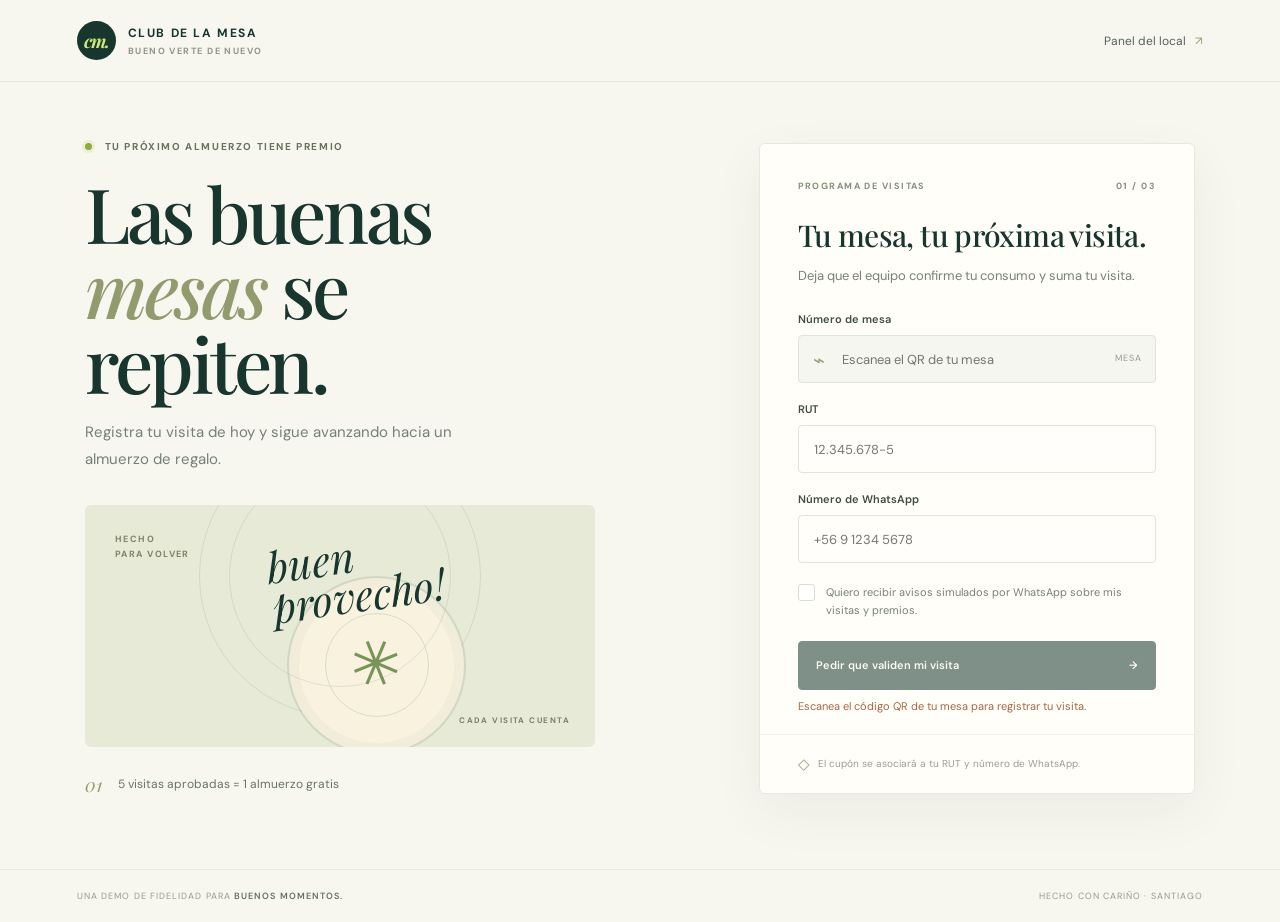
<file: index.html>
<!doctype html>
<html lang="es">
<head>
  <meta charset="utf-8">
  <meta name="viewport" content="width=device-width, initial-scale=1">
  <meta name="theme-color" content="#17372e">
  <title>Club de la Mesa · Cupones</title>
  <link rel="stylesheet" href="./app.css">
  <script src="./customer.js" defer></script>
</head>
<body>
  <header class="topbar">
    <a class="brand" href="./" aria-label="Club de la Mesa, inicio"><span class="brand-mark">cm.</span><span>CLUB DE LA MESA<small>BUENO VERTE DE NUEVO</small></span></a>
    <a class="quiet-link" href="./admin.html">Panel del local <span aria-hidden="true">↗</span></a>
  </header>
  <main class="customer-layout">
    <section class="customer-intro">
      <div class="eyebrow"><span class="live-dot"></span> TU PRÓXIMO ALMUERZO TIENE PREMIO</div>
      <h1>Las buenas<br><em>mesas</em> se repiten.</h1>
      <p>Registra tu visita de hoy y sigue avanzando hacia un almuerzo de regalo.</p>
      <div class="meal-art" aria-hidden="true"><span class="art-small">HECHO<br>PARA VOLVER</span><span class="art-big">buen<br>provecho!</span><span class="plate"><span class="leaf">✳</span></span><span class="art-caption">CADA VISITA CUENTA</span></div>
      <div class="promise"><span>01</span><span>5 visitas aprobadas = 1 almuerzo gratis</span></div>
    </section>

    <section class="customer-card" aria-labelledby="form-title">
      <div class="card-overline">PROGRAMA DE VISITAS <span>01 / 03</span></div>
      <h2 id="form-title">Tu mesa, tu próxima visita.</h2>
      <p class="muted">Deja que el equipo confirme tu consumo y suma tu visita.</p>
      <form id="visit-form">
        <label for="table-number">Número de mesa</label>
        <div class="table-input"><span class="input-icon">⌁</span><input id="table-number" name="tableNumber" type="number" readonly placeholder="Escanea el QR de tu mesa"><span class="input-suffix">MESA</span></div>
        <label for="customer-rut">RUT</label>
        <div class="select-wrap"><input id="customer-rut" name="rut" autocomplete="off" placeholder="12.345.678-5" required></div>
        <label for="customer-phone">Número de WhatsApp</label>
        <div class="select-wrap"><input id="customer-phone" name="phone" type="tel" autocomplete="tel" placeholder="+56 9 1234 5678" required></div>
        <label class="consent-row"><input id="opted-in" type="checkbox"><span class="checkmark"></span><span>Quiero recibir avisos simulados por WhatsApp sobre mis visitas y premios.</span></label>
        <button class="button button-dark button-full" type="submit">Pedir que validen mi visita <span aria-hidden="true">→</span></button>
        <p id="form-message" class="form-message" role="status" aria-live="polite"></p>
      </form>
      <div class="card-foot"><span class="lock-icon">◇</span> El cupón se asociará a tu RUT y número de WhatsApp.</div>
    </section>
  </main>
  <footer class="site-footer"><span>UNA DEMO DE FIDELIDAD PARA <strong>BUENOS MOMENTOS.</strong></span><span>HECHO CON CARIÑO · SANTIAGO</span></footer>
</body>
</html>
</file>
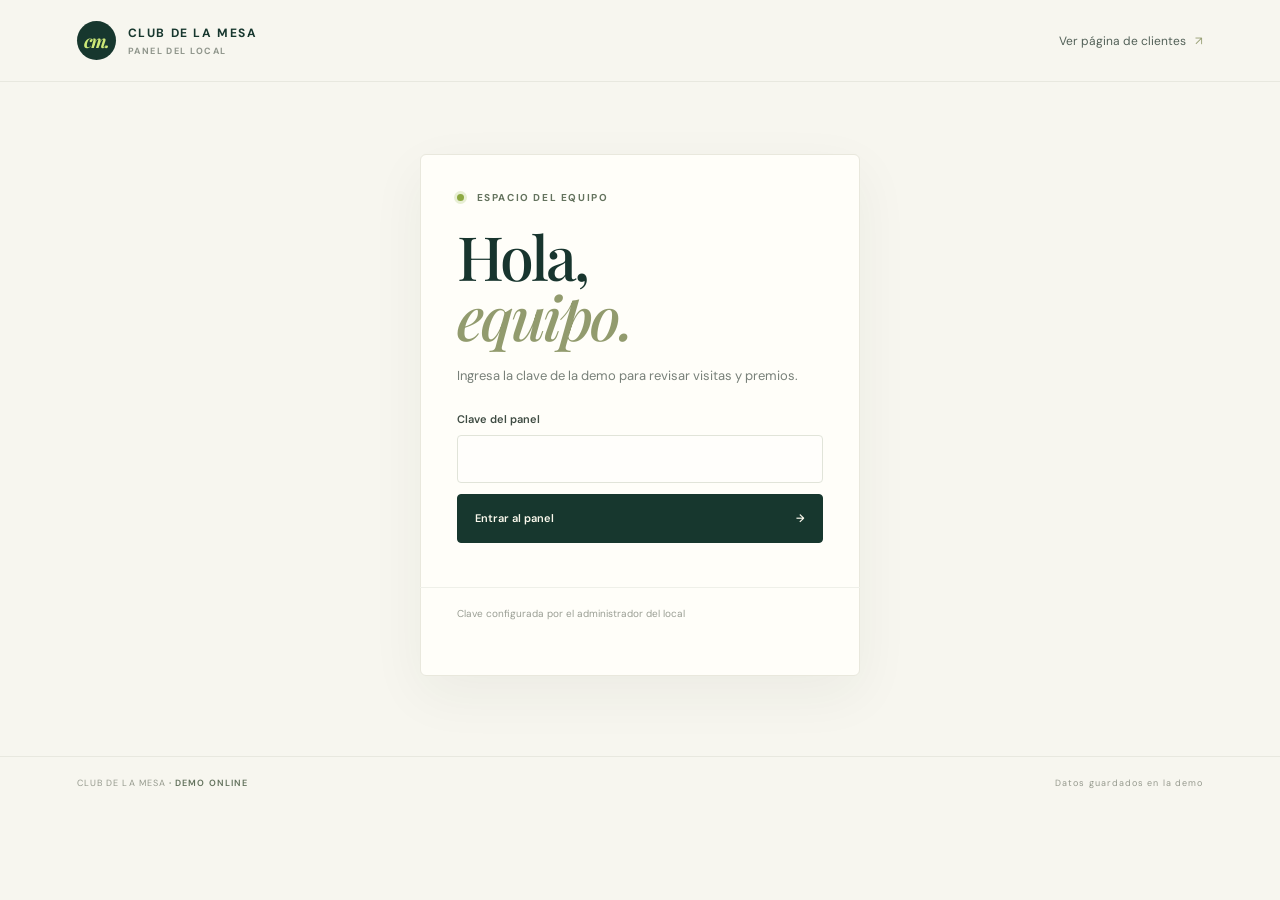
<file: admin.html>
<!doctype html>
<html lang="es">
<head>
  <meta charset="utf-8">
  <meta name="viewport" content="width=device-width, initial-scale=1">
  <meta name="theme-color" content="#17372e">
  <title>Panel del local · Club de la Mesa</title>
  <link rel="stylesheet" href="./app.css">
  <script src="./admin.js" defer></script>
</head>
<body class="admin-body">
  <header class="topbar">
    <a class="brand" href="./"><span class="brand-mark">cm.</span><span>CLUB DE LA MESA<small>PANEL DEL LOCAL</small></span></a>
    <a class="quiet-link" href="./">Ver página de clientes <span aria-hidden="true">↗</span></a>
  </header>
  <main class="admin-main">
    <section id="login-panel" class="login-card">
      <div class="eyebrow"><span class="live-dot"></span> ESPACIO DEL EQUIPO</div>
      <h1>Hola,<br><em>equipo.</em></h1>
      <p class="muted">Ingresa la clave de la demo para revisar visitas y premios.</p>
      <form id="login-form">
        <label for="admin-key">Clave del panel</label>
        <input id="admin-key" type="password" autocomplete="current-password" required>
        <button class="button button-dark button-full" type="submit">Entrar al panel <span aria-hidden="true">→</span></button>
        <p id="login-message" class="form-message" role="status"></p>
      </form>
      <div class="card-foot">Clave configurada por el administrador del local</div>
    </section>

    <section id="dashboard" hidden>
      <div class="dashboard-head"><div><div class="eyebrow"><span class="live-dot"></span> VISTA DEL EQUIPO</div><h1>Tu local,<br><em>al día.</em></h1></div><button id="logout" class="button button-outline" type="button">Cerrar sesión</button></div>
      <div id="stats" class="stats-grid"></div>
      <div class="admin-grid">
        <section class="panel-block"><div class="section-heading"><div><span class="section-kicker">01 / VALIDACIÓN</span><h2>Visitas del día</h2></div><span id="pending-count" class="count-pill">0 pendientes</span></div><div id="requests-list" class="request-list"></div></section>
        <section class="panel-block"><div class="section-heading"><div><span class="section-kicker">02 / PREMIO</span><h2>Canjear almuerzo</h2></div></div><p class="muted">Busca un cliente con premio disponible y confirma su entrega.</p><div id="rewards-list" class="rewards-list"></div></section>
        <section class="panel-block"><div class="section-heading"><div><span class="section-kicker">03 / BANDEJA SIMULADA</span><h2>Avisos de WhatsApp</h2></div><span class="demo-pill">SOLO DEMO</span></div><div id="notifications-list" class="notifications-list"></div></section>
        <section class="panel-block qr-block"><div class="section-heading"><div><span class="section-kicker">04 / EN CADA MESA</span><h2>QR de las mesas</h2></div><button id="print-qrs" class="button button-outline" type="button">Imprimir QR</button></div><p class="muted">Escanea desde cualquier celular con internet.</p><div id="qr-grid" class="qr-grid"></div></section>
      </div>
      <p id="dashboard-message" class="form-message" role="status" aria-live="polite"></p>
    </section>
  </main>
  <footer class="site-footer"><span>CLUB DE LA MESA <strong>· DEMO ONLINE</strong></span><span id="refresh-note">Datos guardados en la demo</span></footer>
</body>
</html>
</file>
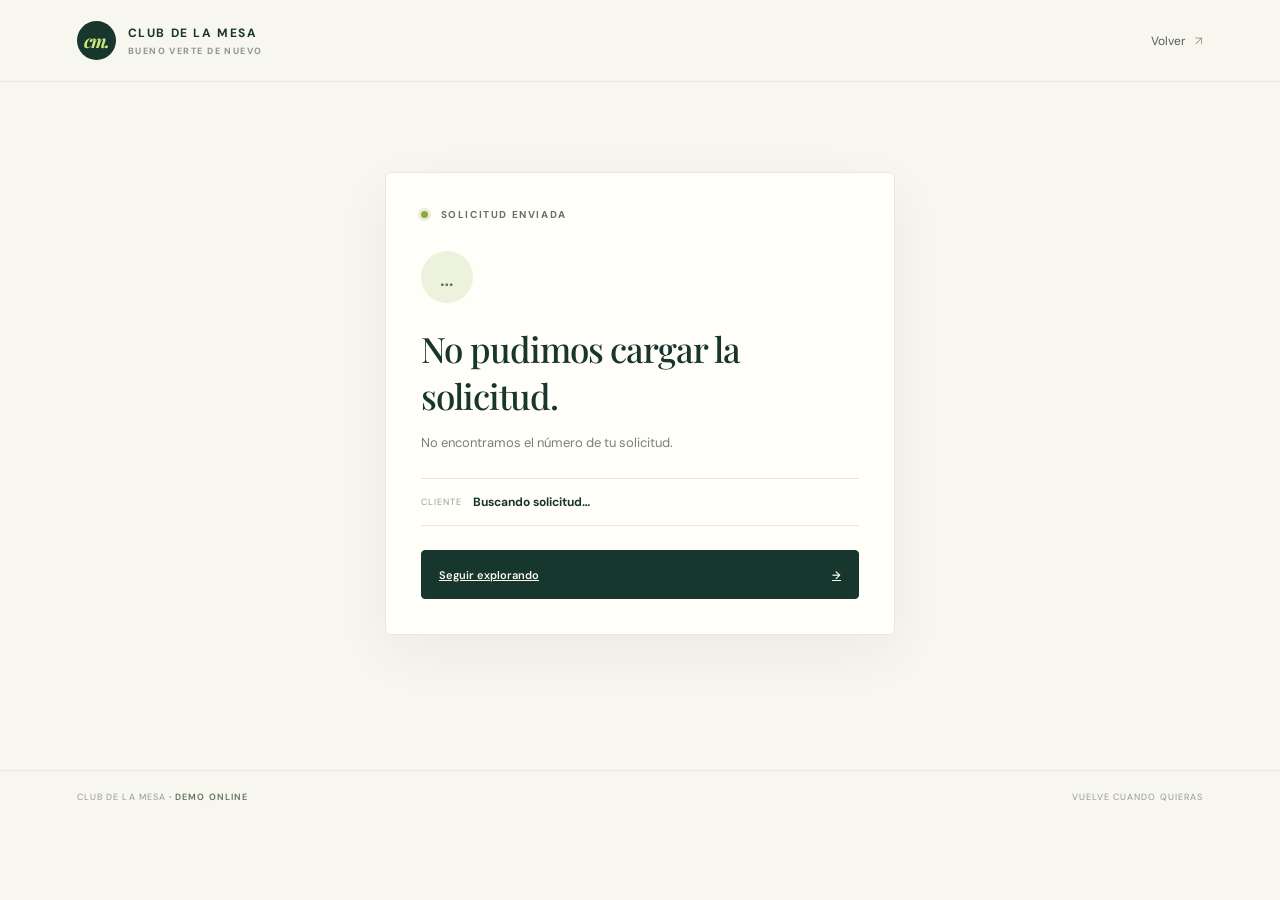
<file: solicitud.html>
<!doctype html>
<html lang="es">
<head>
  <meta charset="utf-8">
  <meta name="viewport" content="width=device-width, initial-scale=1">
  <meta name="theme-color" content="#17372e">
  <title>Estado de tu visita · Club de la Mesa</title>
  <link rel="stylesheet" href="./app.css">
  <script src="./status.js" defer></script>
</head>
<body>
  <header class="topbar"><a class="brand" href="./"><span class="brand-mark">cm.</span><span>CLUB DE LA MESA<small>BUENO VERTE DE NUEVO</small></span></a><a class="quiet-link" href="./">Volver <span aria-hidden="true">↗</span></a></header>
  <main class="status-layout"><div class="status-card"><div class="eyebrow"><span class="live-dot"></span> SOLICITUD ENVIADA</div><div id="status-symbol" class="status-symbol">…</div><h1 id="status-title">Avisamos al equipo.</h1><p id="status-copy" class="muted">Tu visita a la mesa quedó pendiente de validación. Esta página se actualizará cuando el equipo la revise.</p><div class="status-progress"><span>CLIENTE</span><strong id="status-name">Buscando solicitud…</strong><span id="status-table"></span></div><a class="button button-dark button-full" href="./">Seguir explorando <span aria-hidden="true">→</span></a></div></main>
  <footer class="site-footer"><span>CLUB DE LA MESA <strong>· DEMO ONLINE</strong></span><span>VUELVE CUANDO QUIERAS</span></footer>
</body>
</html>
</file>
<file: app.css>
@import url('https://fonts.googleapis.com/css2?family=DM+Sans:wght@400;500;600;700&family=Playfair+Display:ital,wght@0,500;0,600;1,500;1,600&display=swap');

:root{font-family:'DM Sans',Arial,sans-serif;color:#18352e;background:#f7f6ef;font-synthesis:none;text-rendering:optimizeLegibility;--forest:#17372e;--green:#cde878;--paper:#fffef9;--muted:#788079;--line:#e6e7dc;--orange:#e8a86e}*{box-sizing:border-box}body{margin:0;min-height:100vh}.topbar{height:82px;display:flex;align-items:center;justify-content:space-between;padding:0 clamp(22px,6vw,88px);border-bottom:1px solid #e8e8df;background:#f7f6ef}.brand{display:inline-flex;align-items:center;gap:12px;text-decoration:none;color:var(--forest);font-size:12px;font-weight:700;letter-spacing:.13em}.brand small{display:block;margin-top:4px;color:#90968c;font-size:9px;letter-spacing:.16em}.brand-mark{display:grid;place-items:center;width:39px;height:39px;border-radius:50%;background:var(--forest);color:var(--green);font-family:'Playfair Display',Georgia,serif;font-size:18px;font-style:italic;letter-spacing:-.08em}.quiet-link{color:#536158;text-decoration:none;font-size:12px}.quiet-link span{margin-left:6px;color:#99a176}.customer-layout{width:min(1110px,88vw);margin:58px auto 72px;display:grid;grid-template-columns:1.1fr .86fr;align-items:center;gap:clamp(48px,9vw,140px)}.customer-intro{max-width:510px}.eyebrow,.section-kicker,.card-overline{font-size:10px;letter-spacing:.16em;font-weight:700;color:#64735e}.live-dot{display:inline-block;width:7px;height:7px;border-radius:50%;margin-right:9px;background:#8da942;box-shadow:0 0 0 3px #e8efd4}.customer-intro h1,.login-card h1,.dashboard-head h1{font-family:'Playfair Display',Georgia,serif;font-weight:500;font-size:clamp(52px,6vw,76px);line-height:.99;letter-spacing:-.045em;margin:22px 0 18px}.customer-intro h1 em,.login-card h1 em,.dashboard-head h1 em{font-weight:500;color:#929b6e}.customer-intro>p{max-width:385px;color:#758078;font-size:15px;line-height:1.8;margin:0}.meal-art{height:242px;margin:32px 0 24px;position:relative;overflow:hidden;background:#e8ead8;border-radius:6px}.meal-art:before,.meal-art:after{content:"";position:absolute;width:280px;height:280px;border:1px solid rgba(44,78,60,.11);border-radius:50%;top:-70px;left:50%;transform:translateX(-50%)}.meal-art:after{width:220px;height:220px;top:-40px}.art-small{position:absolute;top:27px;left:30px;font-size:9px;letter-spacing:.16em;line-height:1.7;color:#7a8568;font-weight:700}.art-big{position:absolute;z-index:2;top:31px;left:36%;font-family:'Playfair Display',Georgia,serif;font-size:42px;line-height:.95;font-style:italic;color:var(--forest);transform:rotate(-8deg)}.plate{position:absolute;width:155px;height:155px;border-radius:50%;background:#f8f2df;box-shadow:0 0 0 10px #f2edda,0 0 0 12px rgba(53,87,62,.13);left:42%;top:83px;display:grid;place-items:center}.plate:before{content:"";position:absolute;width:102px;height:102px;border-radius:50%;border:1px solid rgba(78,105,72,.17)}.leaf{font-size:63px;color:#789458;transform:rotate(-22deg)}.art-caption{position:absolute;bottom:22px;right:25px;font-size:8px;letter-spacing:.18em;color:#778168;font-weight:700}.promise{display:flex;align-items:center;gap:15px;color:#687565;font-size:12px}.promise span:first-child{font-family:'Playfair Display',Georgia,serif;font-size:19px;font-style:italic;color:#91a16e}.customer-card,.login-card,.status-card{padding:36px 38px 0;background:var(--paper);border:1px solid #e9e8dd;border-radius:6px;box-shadow:0 18px 55px rgba(34,52,39,.055)}.card-overline{display:flex;justify-content:space-between;color:#849079;font-size:9px}.customer-card h2{font-family:'Playfair Display',Georgia,serif;font-size:30px;font-weight:500;line-height:1.16;margin:26px 0 8px;letter-spacing:-.02em}.muted{color:var(--muted);font-size:13px;line-height:1.7}.customer-card form,.login-card form{margin-top:25px}.customer-card label:not(.consent-row),.login-card label{display:block;margin:19px 0 9px;font-size:11px;font-weight:600;color:#3f4c43}.table-input,.select-wrap,.login-card input{position:relative;display:block}.table-input input,.select-wrap select,.login-card input{width:100%;height:48px;padding:0 15px;border:1px solid #e1e4d9;border-radius:4px;outline:none;background:#fffefb;color:var(--forest);font:inherit;font-size:13px}.table-input input{padding-left:43px;padding-right:59px}.table-input input:focus,.select-wrap select:focus,.login-card input:focus,.resolve-form input:focus{border-color:#a0ad78;box-shadow:0 0 0 3px #eef2e5}.input-icon{position:absolute;left:15px;top:12px;color:#99a077;font-size:20px}.input-suffix{position:absolute;right:14px;top:17px;color:#979b8e;font-size:9px;letter-spacing:.12em}.select-wrap:after{content:'⌄';position:absolute;right:15px;top:11px;color:#869072;pointer-events:none}.select-wrap select{appearance:none;padding-right:38px}.consent-row{display:flex;align-items:flex-start;gap:11px;margin:21px 0!important;color:#788079;font-size:11px!important;line-height:1.6;font-weight:400!important;cursor:pointer}.consent-row input{position:absolute;opacity:0;width:1px;height:1px}.checkmark{flex:0 0 17px;height:17px;border:1px solid #d9ded0;border-radius:3px;background:#fff}.consent-row input:checked+.checkmark{background:var(--forest);border-color:var(--forest);box-shadow:inset 0 0 0 4px #fff}.button{min-height:42px;padding:0 16px;border-radius:4px;font:inherit;font-size:11px;font-weight:600;cursor:pointer;transition:transform .15s,background .15s,border-color .15s}.button:hover:not(:disabled){transform:translateY(-1px)}.button:disabled{opacity:.55;cursor:wait}.button-full{width:100%;height:49px;display:flex;justify-content:space-between;align-items:center;padding:0 17px}.button-dark{border:1px solid var(--forest);background:var(--forest);color:#fbf9ed}.button-dark:hover:not(:disabled){background:#254b3e}.button-green{border:1px solid #d0df9d;background:#ecf3d8;color:#375137}.button-outline{border:1px solid #dfe3d5;background:transparent;color:var(--forest)}.button-text{border:0;background:transparent;color:#8e664f}.form-message{min-height:17px;margin:9px 0 0;color:#a46645;font-size:11px}.card-foot{display:flex;align-items:center;gap:8px;margin:18px -38px 0;padding:18px 38px;border-top:1px solid #eff0e9;color:#9a9e94;font-size:10px;line-height:1.5}.card-foot strong{color:#506151}.lock-icon{font-size:15px;color:#929d78}.site-footer{display:flex;justify-content:space-between;gap:20px;padding:20px clamp(22px,6vw,88px);border-top:1px solid #e8e8df;color:#969a8e;font-size:9px;letter-spacing:.12em}.site-footer strong{color:#63725d;font-weight:600}.admin-main{width:min(1050px,90vw);margin:55px auto 80px}.login-card{width:min(440px,100%);margin:8vh auto 0;padding:36px}.login-card h1{font-size:61px}.login-card .button{margin-top:11px}.dashboard-head{display:flex;justify-content:space-between;align-items:center;margin-bottom:26px}.dashboard-head h1{font-size:57px;margin:18px 0 0}.stats-grid{display:grid;grid-template-columns:repeat(4,1fr);gap:12px;margin-bottom:20px}.stat-card{padding:17px 19px;background:var(--paper);border:1px solid var(--line);border-radius:5px}.stat-number{display:block;font-family:'Playfair Display',Georgia,serif;font-size:29px;font-weight:500;color:var(--forest)}.stat-label{display:block;margin-top:5px;color:#828b7f;font-size:10px}.admin-grid{display:grid;grid-template-columns:1.1fr .9fr;gap:15px}.panel-block{padding:22px;background:var(--paper);border:1px solid var(--line);border-radius:5px;min-width:0}.section-heading{display:flex;justify-content:space-between;align-items:center;gap:10px;margin-bottom:15px}.section-heading h2{margin:6px 0 0;font-family:'Playfair Display',Georgia,serif;font-weight:500;font-size:23px}.section-kicker{font-size:8px;color:#899274}.count-pill,.demo-pill{padding:6px 9px;border-radius:20px;background:#f1f3e9;color:#707f65;font-size:9px}.demo-pill{background:#f8eadc;color:#9c6b42;letter-spacing:.1em}.request-list,.rewards-list,.notifications-list{display:grid;gap:10px}.request-card{padding:13px;border:1px solid #eceee4;border-radius:4px}.request-top{display:flex;justify-content:space-between;align-items:center;gap:8px}.request-name{font-size:12px}.status-pill{padding:5px 7px;border-radius:20px;font-size:8px;letter-spacing:.07em}.status-pending{background:#f9eedf;color:#9d6e41}.status-approved{background:#eaf2d9;color:#537044}.status-rejected{background:#f5e5e0;color:#9b5e53}.request-meta{margin:6px 0 0;color:#858d83;font-size:10px;line-height:1.6}.resolve-form{display:grid;grid-template-columns:minmax(90px,1fr) auto auto;gap:5px;margin-top:11px}.resolve-form input{min-width:0;height:37px;padding:0 10px;border:1px solid #e1e4d9;border-radius:4px;outline:none;font:inherit;font-size:10px}.resolve-form .button{min-height:37px;padding:0 10px;font-size:9px}.reward-row{display:flex;align-items:center;justify-content:space-between;gap:10px;padding:12px 0;border-bottom:1px solid #eef0e7}.reward-row:last-child{border-bottom:0}.reward-row strong{display:block;font-size:11px}.reward-row .button{min-height:36px;padding:0 11px;font-size:9px}.empty-state{padding:10px 2px;color:#92998e;font-size:11px;line-height:1.6}.notifications-list{max-height:330px;overflow:auto}.notification-row{display:flex;gap:12px;padding:12px 0;border-bottom:1px solid #eff0e9}.notification-row:last-child{border-bottom:0}.notification-icon{display:grid;place-items:center;flex:0 0 34px;height:34px;border-radius:50%;background:#eff2df;color:#607646;font-size:10px;font-weight:700}.notification-row strong{font-size:11px}.notification-copy{margin:4px 0;color:#67746a;font-size:11px;line-height:1.5}.qr-block{grid-column:1/-1}.qr-block>.muted{margin-top:-8px}.qr-grid{display:grid;grid-template-columns:repeat(6,1fr);gap:10px}.qr-card{display:grid;justify-items:center;padding:10px 8px;border:1px solid #eceee4;border-radius:4px;background:#fff}.qr-card img{width:min(100%,110px);height:auto;image-rendering:auto}.qr-label{margin-top:5px;font-size:9px;letter-spacing:.1em}.admin-body .site-footer{margin-top:40px}.status-layout{width:min(510px,90vw);margin:10vh auto 15vh}.status-card{padding:35px}.status-symbol{display:grid;place-items:center;width:52px;height:52px;margin-top:30px;border-radius:50%;background:#edf2dd;color:#5c7548;font-size:24px}.status-card h1{margin:22px 0 6px;font-family:'Playfair Display',Georgia,serif;font-size:35px;font-weight:500;letter-spacing:-.03em}.status-progress{display:flex;justify-content:space-between;align-items:center;gap:10px;margin:24px 0;padding:15px 0;border-top:1px solid var(--line);border-bottom:1px solid var(--line)}.status-progress span{color:#969d91;font-size:9px;letter-spacing:.12em}.status-progress strong{font-size:12px}.status-progress strong+span{margin-left:auto}.status-card>.button{margin-bottom:0}

@media(max-width:800px){.topbar{height:70px;padding:0 20px}.customer-layout{width:min(520px,90vw);margin:32px auto 54px;grid-template-columns:1fr;gap:25px}.customer-intro h1{font-size:56px;margin-top:17px}.customer-intro>p{font-size:13px}.meal-art{height:170px;margin:20px 0}.plate{width:118px;height:118px;top:39px;left:47%}.plate:before{width:78px;height:78px}.leaf{font-size:48px}.art-big{font-size:34px;left:33%;top:22px}.art-small{top:17px;left:18px;font-size:8px}.art-caption{bottom:14px;right:15px;font-size:7px}.promise{font-size:11px}.customer-card{padding:27px 24px 0}.customer-card h2{font-size:26px;margin-top:20px}.card-foot{margin-left:-24px;margin-right:-24px;padding:16px 24px}.site-footer{flex-direction:column;gap:8px;padding:17px 21px;font-size:8px}.admin-main{margin:35px auto 55px}.admin-grid{grid-template-columns:1fr}.qr-block{grid-column:auto}.stats-grid{grid-template-columns:repeat(2,1fr)}.dashboard-head h1{font-size:46px}.qr-grid{grid-template-columns:repeat(3,1fr)}.login-card{margin-top:4vh}.status-layout{margin:8vh auto 12vh}.status-card{padding:28px 24px}.resolve-form{grid-template-columns:minmax(75px,1fr) auto auto}.resolve-form .button{padding:0 7px;font-size:8px}}
@media(max-width:390px){.resolve-form{grid-template-columns:1fr 1fr}.resolve-form input{grid-column:1/-1}.stats-grid{gap:8px}.stat-card{padding:14px}.brand{font-size:10px}.quiet-link{font-size:10px}}
@media print{body{background:#fff}.topbar,.dashboard-head,.stats-grid,.admin-grid>.panel-block:not(.qr-block),.admin-body>.site-footer,.qr-block>.section-heading button,.qr-block>.muted,.qr-block~.form-message{display:none!important}.admin-main{width:100%;margin:0}.admin-grid{display:block}.panel-block.qr-block{border:0;padding:0}.qr-grid{grid-template-columns:repeat(4,1fr);gap:5mm}.qr-card{break-inside:avoid;min-height:47mm;border:1px solid #d9ddd4}.qr-card img{width:32mm;height:32mm}.qr-label{font-size:10pt}}
.select-wrap input{width:100%;height:48px;padding:0 15px;border:1px solid #e1e4d9;border-radius:4px;outline:none;background:#fffefb;color:#17372e;font:inherit;font-size:13px}.select-wrap input:focus{border-color:#a0ad78;box-shadow:0 0 0 3px #eef2e5}.table-input input[readonly]{background:#f5f6ef;color:#536158}.select-wrap:has(input):after{content:none}
</file>
